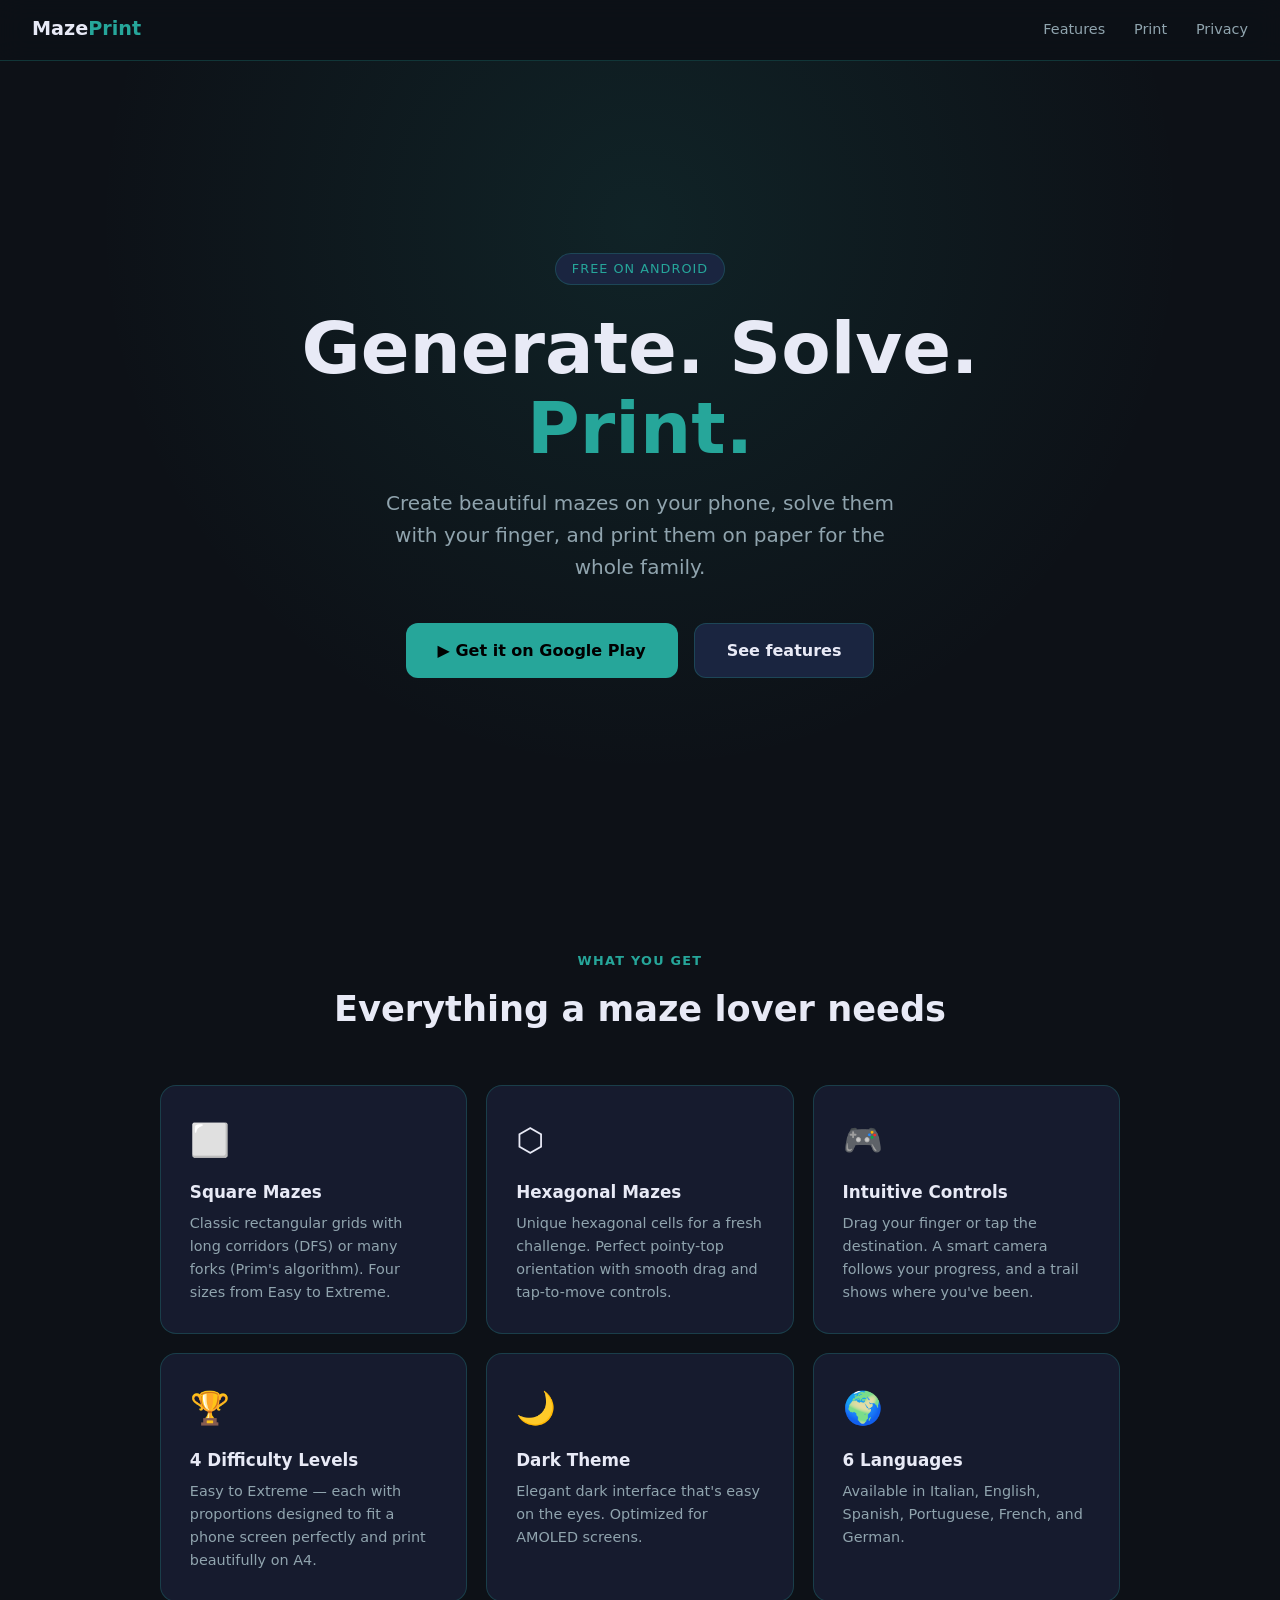
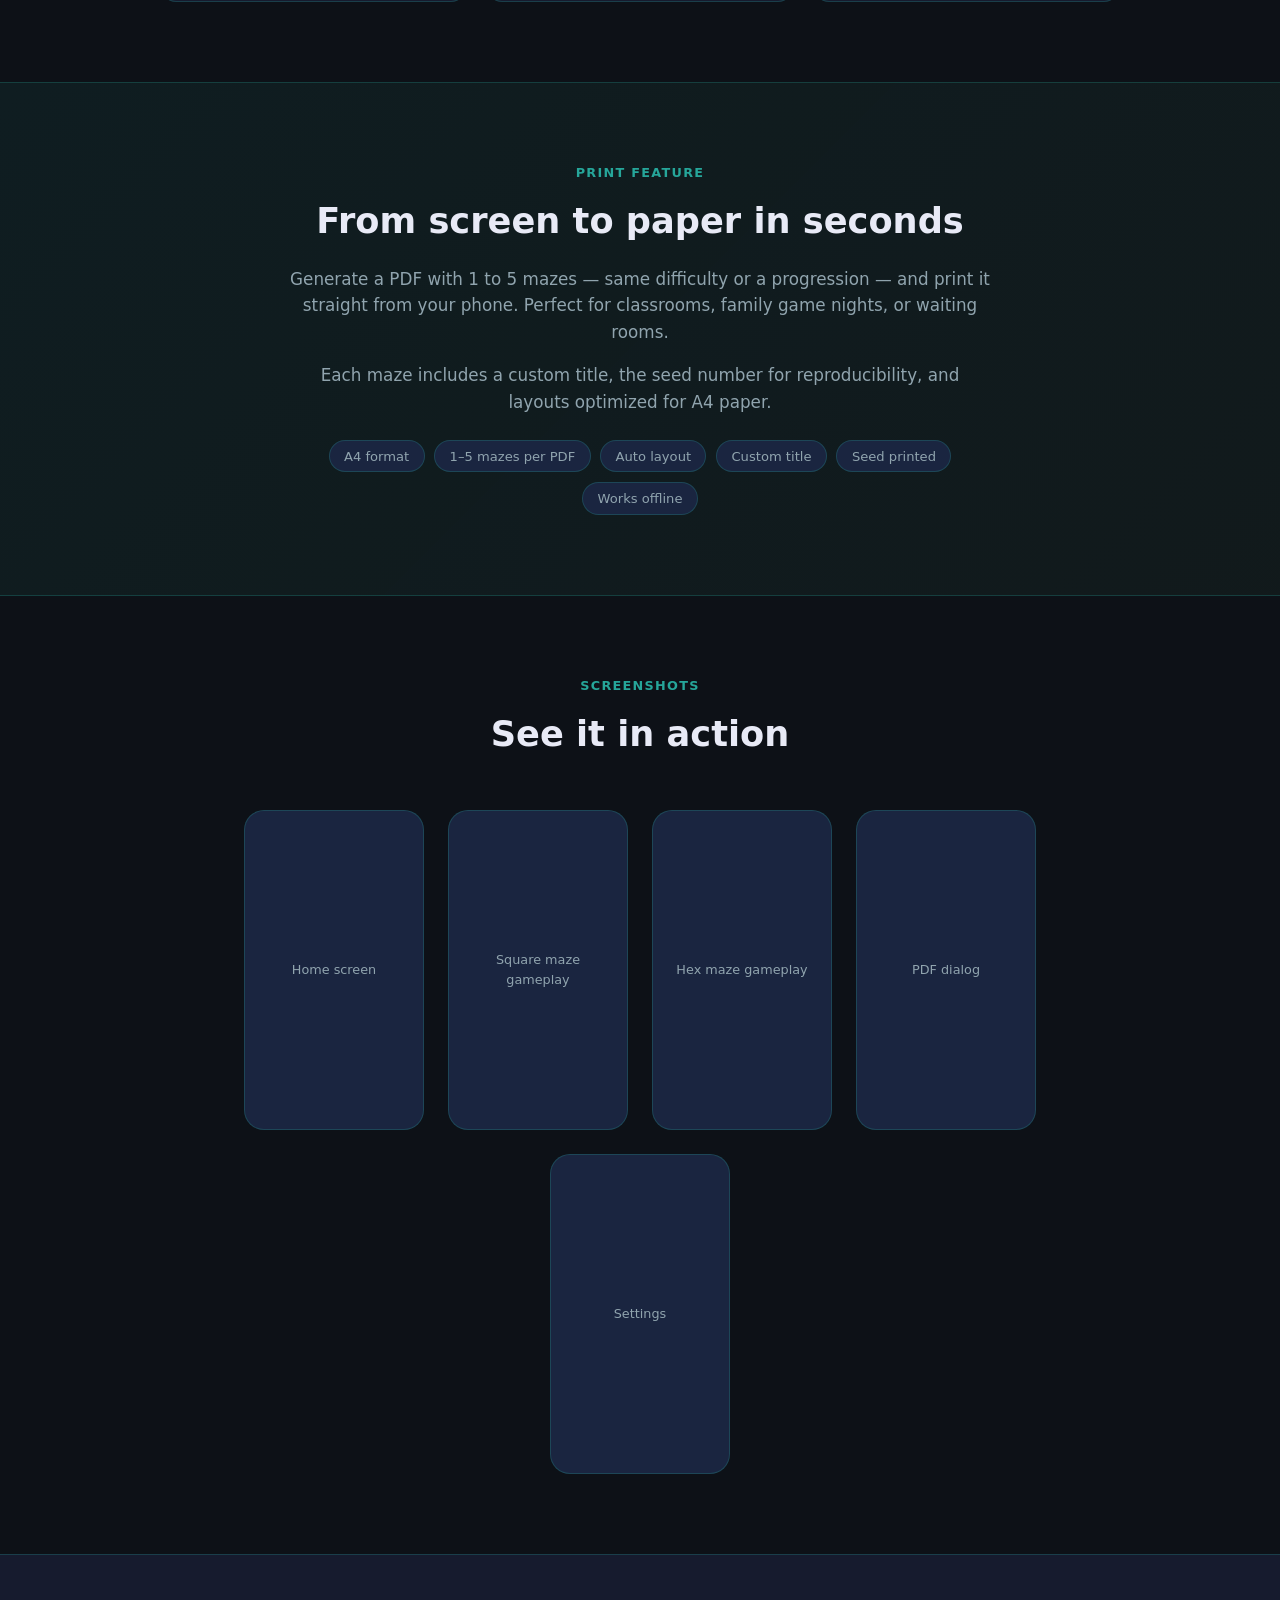
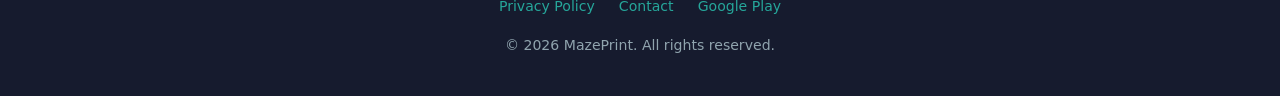
<file: index.html>
<!DOCTYPE html>
<html lang="en">
<head>
  <meta charset="UTF-8">
  <meta name="viewport" content="width=device-width, initial-scale=1.0">
  <title>MazePrint — Print & Solve Mazes</title>
  <meta name="description" content="Generate, solve and print beautiful mazes on your phone. Square and hexagonal puzzles in 4 difficulty levels. Free on Android.">
  <meta property="og:title" content="MazePrint — Print & Solve Mazes">
  <meta property="og:description" content="Generate, solve and print beautiful mazes. Free on Android.">
  <meta property="og:type" content="website">
  <meta property="og:url" content="https://DrCocco.github.io/mazeprintapp">
  <!-- <meta property="og:image" content="https://DrCocco.github.io/mazeprintapp/og-image.png"> -->
  <link rel="stylesheet" href="style.css">
</head>
<body>

<nav>
  <span class="nav-logo">Maze<span>Print</span></span>
  <div class="nav-links">
    <a href="#features">Features</a>
    <a href="#print">Print</a>
    <a href="privacy.html">Privacy</a>
  </div>
</nav>

<!-- ─── HERO ─── -->
<section class="hero">
  <div class="hero-badge">Free on Android</div>
  <h1>Generate. Solve.<br><span>Print.</span></h1>
  <p>Create beautiful mazes on your phone, solve them with your finger, and print them on paper for the whole family.</p>
  <div class="hero-cta">
    <!-- Replace href once the Play Store listing is live -->
    <a href="https://play.google.com/store/apps/details?id=com.mazeprint.app" class="btn-primary">
      ▶ Get it on Google Play
    </a>
    <a href="#features" class="btn-secondary">See features</a>
  </div>
</section>

<!-- ─── FEATURES ─── -->
<section id="features">
  <div class="section-label">What you get</div>
  <h2>Everything a maze lover needs</h2>
  <div class="cards">
    <div class="card">
      <div class="card-icon">⬜</div>
      <h3>Square Mazes</h3>
      <p>Classic rectangular grids with long corridors (DFS) or many forks (Prim's algorithm). Four sizes from Easy to Extreme.</p>
    </div>
    <div class="card">
      <div class="card-icon">⬡</div>
      <h3>Hexagonal Mazes</h3>
      <p>Unique hexagonal cells for a fresh challenge. Perfect pointy-top orientation with smooth drag and tap-to-move controls.</p>
    </div>
    <div class="card">
      <div class="card-icon">🎮</div>
      <h3>Intuitive Controls</h3>
      <p>Drag your finger or tap the destination. A smart camera follows your progress, and a trail shows where you've been.</p>
    </div>
    <div class="card">
      <div class="card-icon">🏆</div>
      <h3>4 Difficulty Levels</h3>
      <p>Easy to Extreme — each with proportions designed to fit a phone screen perfectly and print beautifully on A4.</p>
    </div>
    <div class="card">
      <div class="card-icon">🌙</div>
      <h3>Dark Theme</h3>
      <p>Elegant dark interface that's easy on the eyes. Optimized for AMOLED screens.</p>
    </div>
    <div class="card">
      <div class="card-icon">🌍</div>
      <h3>6 Languages</h3>
      <p>Available in Italian, English, Spanish, Portuguese, French, and German.</p>
    </div>
  </div>
</section>

<!-- ─── PRINT ─── -->
<section id="print" class="print-section">
  <div class="print-inner">
    <div class="section-label">Print feature</div>
    <h2>From screen to paper in seconds</h2>
    <p>Generate a PDF with 1 to 5 mazes — same difficulty or a progression — and print it straight from your phone. Perfect for classrooms, family game nights, or waiting rooms.</p>
    <p>Each maze includes a custom title, the seed number for reproducibility, and layouts optimized for A4 paper.</p>
    <div class="print-tags">
      <span class="tag">A4 format</span>
      <span class="tag">1–5 mazes per PDF</span>
      <span class="tag">Auto layout</span>
      <span class="tag">Custom title</span>
      <span class="tag">Seed printed</span>
      <span class="tag">Works offline</span>
    </div>
  </div>
</section>

<!-- ─── SCREENSHOTS ─── -->
<section id="screenshots">
  <div class="section-label">Screenshots</div>
  <h2>See it in action</h2>
  <div class="screenshots-grid">
    <!-- Replace these with real screenshot <img> tags -->
    <div class="screenshot-placeholder">Home screen</div>
    <div class="screenshot-placeholder">Square maze gameplay</div>
    <div class="screenshot-placeholder">Hex maze gameplay</div>
    <div class="screenshot-placeholder">PDF dialog</div>
    <div class="screenshot-placeholder">Settings</div>
  </div>
</section>

<!-- ─── FOOTER ─── -->
<footer>
  <div class="footer-links">
    <a href="privacy.html">Privacy Policy</a>
    <!-- Replace with real email -->
    <a href="mailto:coccolab.research@gmail.com">Contact</a>
    <a href="https://play.google.com/store/apps/details?id=com.mazeprint.app">Google Play</a>
  </div>
  <p>&copy; 2026 MazePrint. All rights reserved.</p>
</footer>

</body>
</html>
</file>
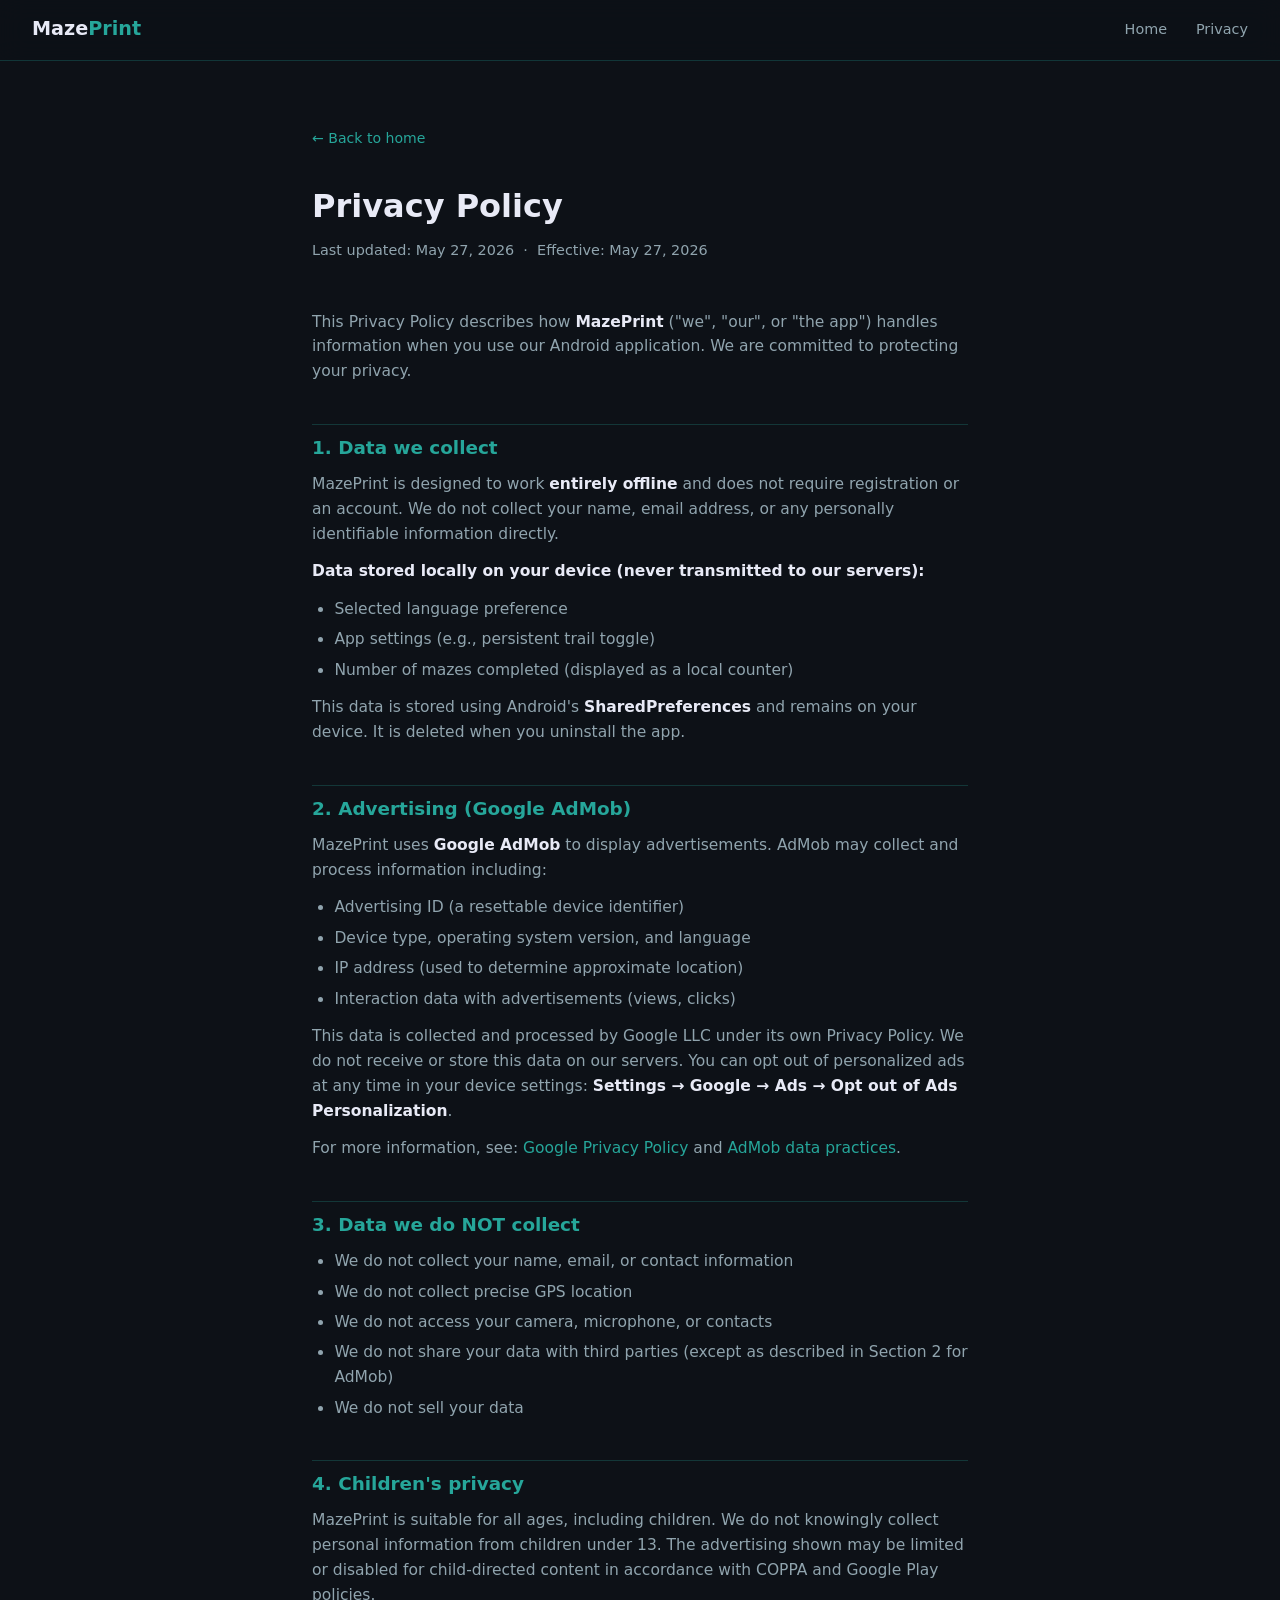
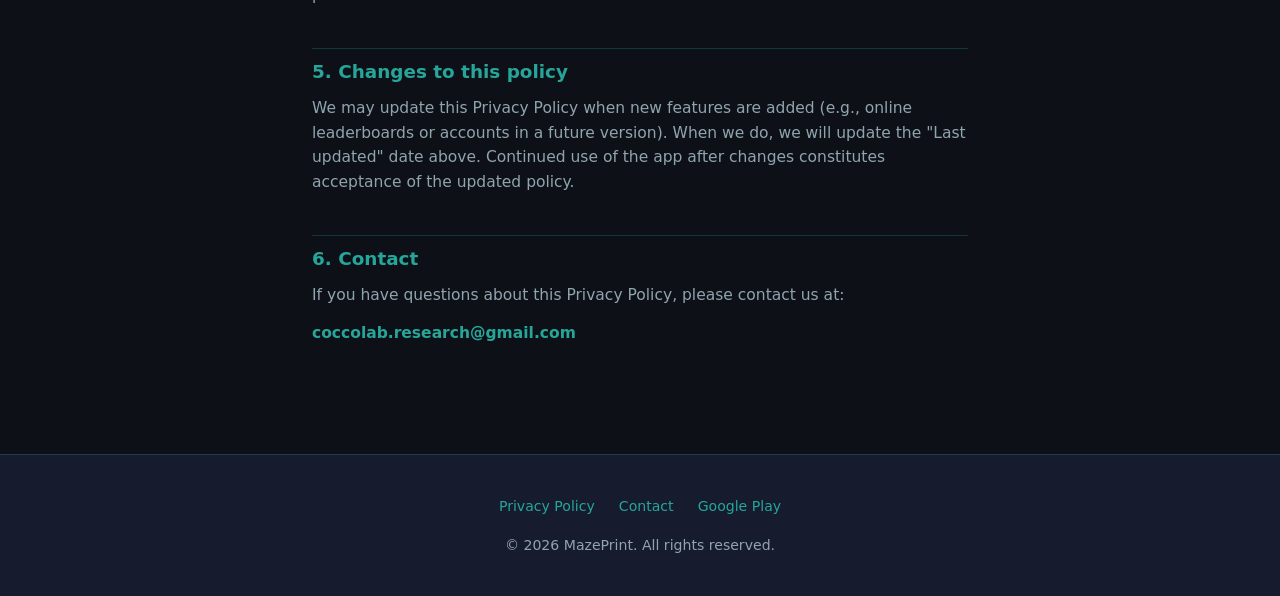
<file: privacy.html>
<!DOCTYPE html>
<html lang="en">
<head>
  <meta charset="UTF-8">
  <meta name="viewport" content="width=device-width, initial-scale=1.0">
  <title>Privacy Policy — MazePrint</title>
  <meta name="description" content="MazePrint privacy policy — how we handle your data.">
  <link rel="stylesheet" href="style.css">
  <style>
    .policy {
      max-width: 720px;
      margin: 0 auto;
      padding: 4rem 2rem 6rem;
    }
    .policy h1 { font-size: 2rem; margin-bottom: 0.4rem; }
    .policy .meta { color: var(--text-muted); font-size: 0.9rem; margin-bottom: 3rem; }
    .policy h2 {
      font-size: 1.15rem;
      font-weight: 700;
      color: var(--accent);
      margin: 2.5rem 0 0.6rem;
      padding-top: 0.5rem;
      border-top: 1px solid var(--border);
    }
    .policy p { color: var(--text-muted); margin-bottom: 0.8rem; font-size: 0.97rem; }
    .policy ul { color: var(--text-muted); font-size: 0.97rem; padding-left: 1.4rem; margin-bottom: 0.8rem; }
    .policy ul li { margin-bottom: 0.35rem; }
    .policy strong { color: var(--text); }
    .policy a { color: var(--accent); }
    .back { display: inline-flex; align-items: center; gap: 0.4rem; color: var(--text-muted); font-size: 0.88rem; margin-bottom: 2rem; }
    .back:hover { color: var(--text); text-decoration: none; }
  </style>
</head>
<body>
<nav>
  <span class="nav-logo"><a href="index.html" style="color:inherit;text-decoration:none">Maze<span style="color:var(--accent)">Print</span></a></span>
  <div class="nav-links">
    <a href="index.html">Home</a>
    <a href="privacy.html">Privacy</a>
  </div>
</nav>

<div class="policy">
  <a href="index.html" class="back">← Back to home</a>
  <h1>Privacy Policy</h1>
  <p class="meta">Last updated: May 27, 2026 &nbsp;·&nbsp; Effective: May 27, 2026</p>

  <p>This Privacy Policy describes how <strong>MazePrint</strong> ("we", "our", or "the app") handles information when you use our Android application. We are committed to protecting your privacy.</p>

  <h2>1. Data we collect</h2>
  <p>MazePrint is designed to work <strong>entirely offline</strong> and does not require registration or an account. We do not collect your name, email address, or any personally identifiable information directly.</p>

  <p><strong>Data stored locally on your device (never transmitted to our servers):</strong></p>
  <ul>
    <li>Selected language preference</li>
    <li>App settings (e.g., persistent trail toggle)</li>
    <li>Number of mazes completed (displayed as a local counter)</li>
  </ul>
  <p>This data is stored using Android's <strong>SharedPreferences</strong> and remains on your device. It is deleted when you uninstall the app.</p>

  <h2>2. Advertising (Google AdMob)</h2>
  <p>MazePrint uses <strong>Google AdMob</strong> to display advertisements. AdMob may collect and process information including:</p>
  <ul>
    <li>Advertising ID (a resettable device identifier)</li>
    <li>Device type, operating system version, and language</li>
    <li>IP address (used to determine approximate location)</li>
    <li>Interaction data with advertisements (views, clicks)</li>
  </ul>
  <p>This data is collected and processed by Google LLC under its own Privacy Policy. We do not receive or store this data on our servers. You can opt out of personalized ads at any time in your device settings: <strong>Settings → Google → Ads → Opt out of Ads Personalization</strong>.</p>
  <p>For more information, see: <a href="https://policies.google.com/privacy" target="_blank" rel="noopener">Google Privacy Policy</a> and <a href="https://support.google.com/admob/answer/6128543" target="_blank" rel="noopener">AdMob data practices</a>.</p>

  <h2>3. Data we do NOT collect</h2>
  <ul>
    <li>We do not collect your name, email, or contact information</li>
    <li>We do not collect precise GPS location</li>
    <li>We do not access your camera, microphone, or contacts</li>
    <li>We do not share your data with third parties (except as described in Section 2 for AdMob)</li>
    <li>We do not sell your data</li>
  </ul>

  <h2>4. Children's privacy</h2>
  <p>MazePrint is suitable for all ages, including children. We do not knowingly collect personal information from children under 13. The advertising shown may be limited or disabled for child-directed content in accordance with COPPA and Google Play policies.</p>

  <h2>5. Changes to this policy</h2>
  <p>We may update this Privacy Policy when new features are added (e.g., online leaderboards or accounts in a future version). When we do, we will update the "Last updated" date above. Continued use of the app after changes constitutes acceptance of the updated policy.</p>

  <h2>6. Contact</h2>
  <p>If you have questions about this Privacy Policy, please contact us at:</p>
  <!-- Replace with real contact email -->
  <p><strong><a href="mailto:coccolab.research@gmail.com">coccolab.research@gmail.com</a></strong></p>
</div>

<footer>
  <div class="footer-links">
    <a href="privacy.html">Privacy Policy</a>
    <a href="mailto:coccolab.research@gmail.com">Contact</a>
    <a href="https://play.google.com/store/apps/details?id=com.mazeprint.app">Google Play</a>
  </div>
  <p>&copy; 2026 MazePrint. All rights reserved.</p>
</footer>

</body>
</html>
</file>
<file: style.css>
:root {
  --bg: #0D1117;
  --surface: #161B2E;
  --surface2: #1A2540;
  --accent: #26A69A;
  --accent2: #66BB6A;
  --text: #E8EAF6;
  --text-muted: #90A4AE;
  --border: rgba(38, 166, 154, 0.25);
}

* { margin: 0; padding: 0; box-sizing: border-box; }

body {
  font-family: 'Segoe UI', system-ui, -apple-system, sans-serif;
  background: var(--bg);
  color: var(--text);
  line-height: 1.6;
}

a { color: var(--accent); text-decoration: none; }
a:hover { text-decoration: underline; }

/* ─── NAV ─── */
nav {
  position: sticky;
  top: 0;
  background: rgba(13,17,23,0.92);
  backdrop-filter: blur(12px);
  border-bottom: 1px solid var(--border);
  padding: 0.9rem 2rem;
  display: flex;
  align-items: center;
  justify-content: space-between;
  z-index: 100;
}
.nav-logo { font-weight: 700; font-size: 1.2rem; color: var(--text); }
.nav-logo span { color: var(--accent); }
.nav-links { display: flex; gap: 1.8rem; }
.nav-links a { color: var(--text-muted); font-size: 0.9rem; transition: color 0.2s; }
.nav-links a:hover { color: var(--text); text-decoration: none; }

/* ─── HERO ─── */
.hero {
  min-height: 90vh;
  display: flex;
  align-items: center;
  justify-content: center;
  flex-direction: column;
  text-align: center;
  padding: 4rem 2rem;
  background: radial-gradient(ellipse at 50% 20%, rgba(38,166,154,0.12) 0%, transparent 60%);
}
.hero-badge {
  display: inline-block;
  background: var(--surface2);
  border: 1px solid var(--border);
  border-radius: 999px;
  padding: 0.3rem 1rem;
  font-size: 0.8rem;
  color: var(--accent);
  text-transform: uppercase;
  letter-spacing: 0.08em;
  margin-bottom: 1.5rem;
}
.hero h1 {
  font-size: clamp(2.5rem, 6vw, 4.5rem);
  font-weight: 800;
  line-height: 1.1;
  margin-bottom: 1.2rem;
}
.hero h1 span { color: var(--accent); }
.hero p {
  font-size: clamp(1rem, 2.5vw, 1.25rem);
  color: var(--text-muted);
  max-width: 540px;
  margin-bottom: 2.5rem;
}
.hero-cta {
  display: flex;
  gap: 1rem;
  flex-wrap: wrap;
  justify-content: center;
}
.btn-primary {
  background: var(--accent);
  color: #000;
  padding: 0.85rem 2rem;
  border-radius: 12px;
  font-weight: 700;
  font-size: 1rem;
  transition: filter 0.2s, transform 0.15s;
  display: inline-flex;
  align-items: center;
  gap: 0.5rem;
}
.btn-primary:hover { filter: brightness(1.15); transform: translateY(-2px); text-decoration: none; }
.btn-secondary {
  background: var(--surface2);
  color: var(--text);
  border: 1px solid var(--border);
  padding: 0.85rem 2rem;
  border-radius: 12px;
  font-weight: 600;
  font-size: 1rem;
  transition: border-color 0.2s, transform 0.15s;
}
.btn-secondary:hover { border-color: var(--accent); transform: translateY(-2px); text-decoration: none; }

/* ─── FEATURES ─── */
section { padding: 5rem 2rem; }
.section-label {
  text-align: center;
  color: var(--accent);
  text-transform: uppercase;
  letter-spacing: 0.1em;
  font-size: 0.8rem;
  font-weight: 600;
  margin-bottom: 0.6rem;
}
section h2 {
  text-align: center;
  font-size: clamp(1.6rem, 3.5vw, 2.2rem);
  font-weight: 700;
  margin-bottom: 3rem;
}
.cards {
  display: grid;
  grid-template-columns: repeat(auto-fit, minmax(240px, 1fr));
  gap: 1.2rem;
  max-width: 960px;
  margin: 0 auto;
}
.card {
  background: var(--surface);
  border: 1px solid var(--border);
  border-radius: 16px;
  padding: 1.8rem;
  transition: border-color 0.2s, transform 0.2s;
}
.card:hover { border-color: var(--accent); transform: translateY(-3px); }
.card-icon { font-size: 2rem; margin-bottom: 0.8rem; }
.card h3 { font-size: 1.05rem; font-weight: 700; margin-bottom: 0.4rem; }
.card p { color: var(--text-muted); font-size: 0.9rem; }

/* ─── SCREENSHOTS ─── */
.screenshots { background: var(--surface); }
.screenshots-grid {
  display: flex;
  gap: 1.5rem;
  justify-content: center;
  flex-wrap: wrap;
  max-width: 900px;
  margin: 0 auto;
}
.screenshot-placeholder {
  width: 180px;
  height: 320px;
  background: var(--surface2);
  border: 1px solid var(--border);
  border-radius: 20px;
  display: flex;
  align-items: center;
  justify-content: center;
  color: var(--text-muted);
  font-size: 0.8rem;
  text-align: center;
  padding: 1rem;
}
.screenshot-placeholder img {
  width: 100%;
  height: 100%;
  object-fit: cover;
  border-radius: 18px;
}

/* ─── PRINT SECTION ─── */
.print-section {
  background: linear-gradient(135deg, rgba(38,166,154,0.08) 0%, rgba(102,187,106,0.05) 100%);
  border-top: 1px solid var(--border);
  border-bottom: 1px solid var(--border);
}
.print-inner {
  max-width: 700px;
  margin: 0 auto;
  text-align: center;
}
.print-inner h2 { margin-bottom: 1rem; }
.print-inner p { color: var(--text-muted); font-size: 1.05rem; margin-bottom: 1rem; }
.print-tags {
  display: flex;
  flex-wrap: wrap;
  gap: 0.6rem;
  justify-content: center;
  margin-top: 1.5rem;
}
.tag {
  background: var(--surface2);
  border: 1px solid var(--border);
  border-radius: 999px;
  padding: 0.3rem 0.9rem;
  font-size: 0.82rem;
  color: var(--text-muted);
}

/* ─── FOOTER ─── */
footer {
  background: var(--surface);
  border-top: 1px solid var(--border);
  padding: 2.5rem 2rem;
  text-align: center;
  color: var(--text-muted);
  font-size: 0.88rem;
}
footer .footer-links { display: flex; gap: 1.5rem; justify-content: center; margin-bottom: 1rem; }

@media (max-width: 600px) {
  nav { padding: 0.8rem 1.2rem; }
  .nav-links { gap: 1rem; }
  .hero { padding: 3rem 1.2rem; }
  section { padding: 3.5rem 1.2rem; }
}
</file>
